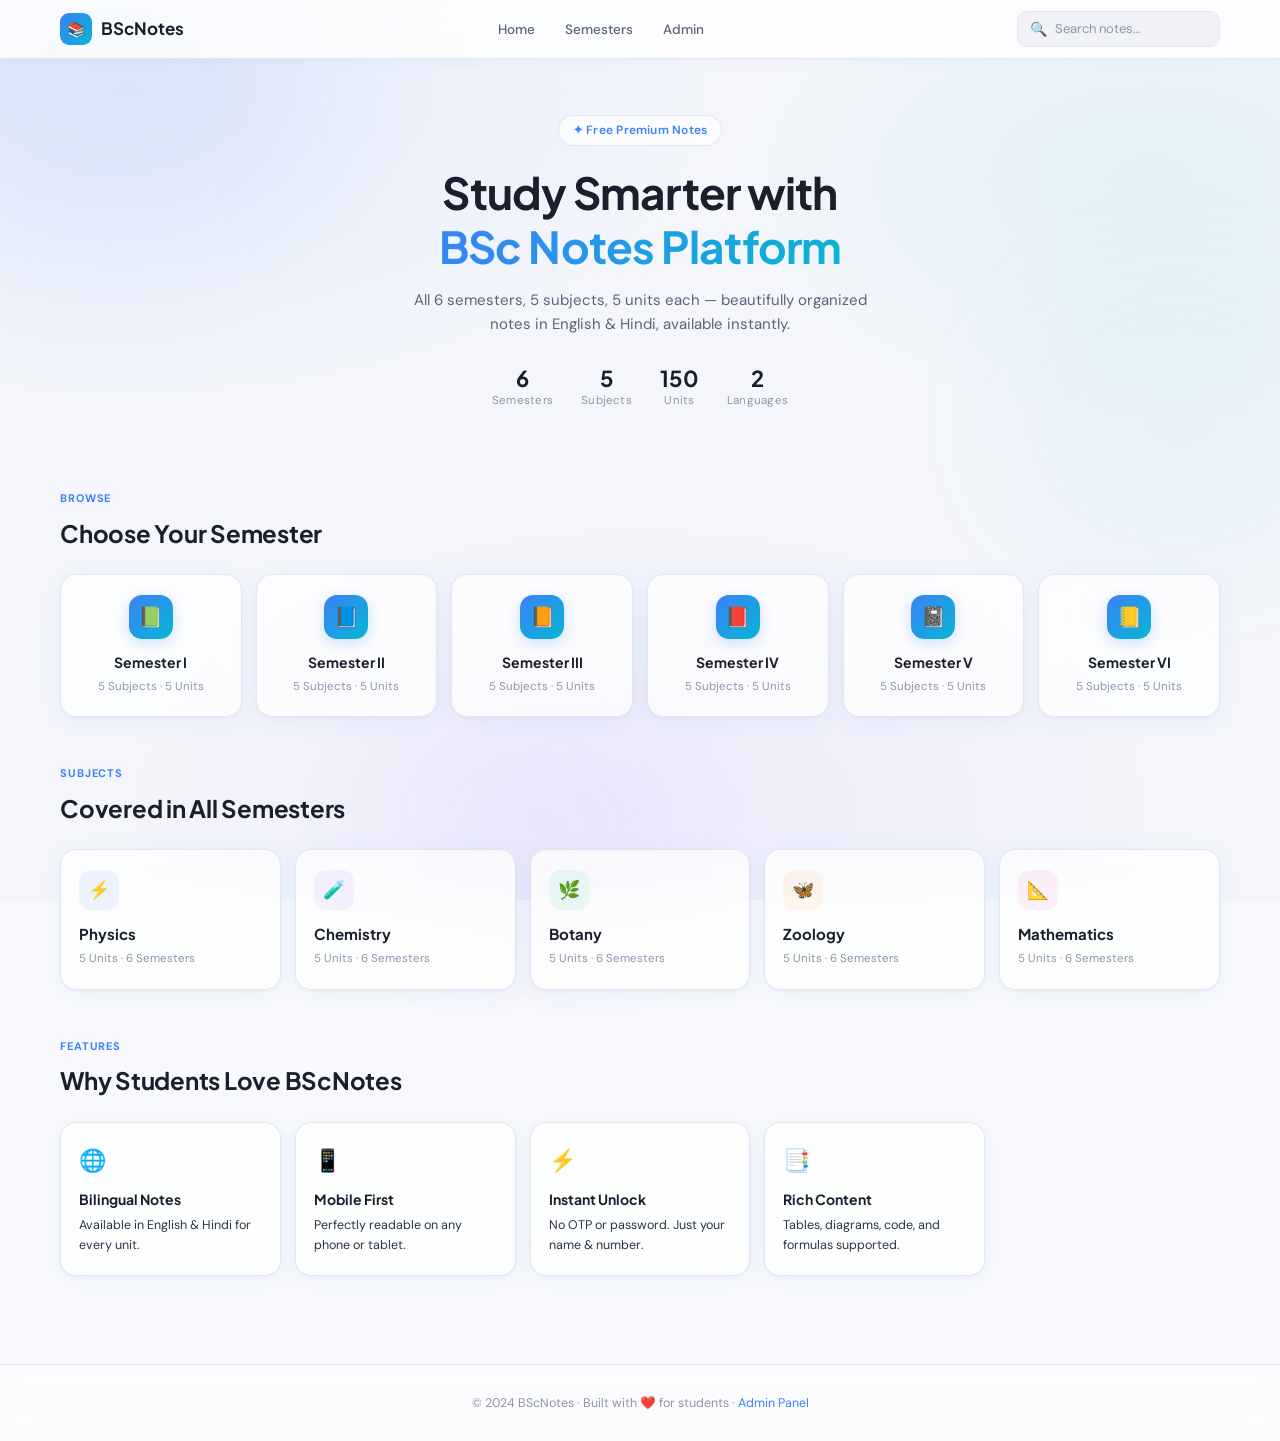
<file: index.html>
<!DOCTYPE html>
<html lang="en">
<head>
  <meta charset="UTF-8" />
  <meta name="viewport" content="width=device-width, initial-scale=1.0" />
  <title>BScNotes — Premium Study Platform</title>
  <meta name="description" content="Free premium BSc notes for all 6 semesters. Physics, Chemistry, Botany, Zoology, Mathematics. Light modern design." />
  <link rel="preconnect" href="https://fonts.googleapis.com" />
  <link rel="preconnect" href="https://fonts.gstatic.com" crossorigin />
  <link rel="stylesheet" href="css/style.css" />
</head>
<body data-page="home">

  <!-- Navbar -->
  <nav class="navbar">
    <div class="navbar-inner">
      <a href="index.html" class="nav-logo">
        <div class="nav-logo-icon">📚</div>
        BScNotes
      </a>
      <ul class="nav-links">
        <li><a href="index.html">Home</a></li>
        <li><a href="semester.html?sem=1">Semesters</a></li>
        <li><a href="admin.html">Admin</a></li>
      </ul>
      <div class="search-wrap">
        <div class="nav-search">
          <span class="nav-search-icon">🔍</span>
          <input type="text" id="nav-search-input" placeholder="Search notes…" autocomplete="off" />
        </div>
        <div id="search-results"></div>
      </div>
    </div>
  </nav>

  <!-- Hero -->
  <section class="hero">
    <div class="hero-badge">✦ Free Premium Notes</div>
    <h1>Study Smarter with<br/><span>BSc Notes Platform</span></h1>
    <p>All 6 semesters, 5 subjects, 5 units each — beautifully organized notes in English & Hindi, available instantly.</p>
    <div class="hero-stats">
      <div class="hero-stat"><div class="num">6</div><div class="label">Semesters</div></div>
      <div class="hero-stat"><div class="num">5</div><div class="label">Subjects</div></div>
      <div class="hero-stat"><div class="num">150</div><div class="label">Units</div></div>
      <div class="hero-stat"><div class="num">2</div><div class="label">Languages</div></div>
    </div>
  </section>

  <!-- Semesters -->
  <section class="section">
    <div class="section-header">
      <div class="section-label">Browse</div>
      <div class="section-title">Choose Your Semester</div>
    </div>
    <div class="sem-grid" id="sem-grid"></div>
  </section>

  <!-- Subjects Preview -->
  <section class="section">
    <div class="section-header">
      <div class="section-label">Subjects</div>
      <div class="section-title">Covered in All Semesters</div>
    </div>
    <div class="subject-grid" id="featured-subjects">
      <div class="subject-card glass-card">
        <div class="subject-icon bg-physics">⚡</div>
        <div class="subject-name">Physics</div>
        <div class="subject-meta">5 Units · 6 Semesters</div>
      </div>
      <div class="subject-card glass-card">
        <div class="subject-icon bg-chemistry">🧪</div>
        <div class="subject-name">Chemistry</div>
        <div class="subject-meta">5 Units · 6 Semesters</div>
      </div>
      <div class="subject-card glass-card">
        <div class="subject-icon bg-botany">🌿</div>
        <div class="subject-name">Botany</div>
        <div class="subject-meta">5 Units · 6 Semesters</div>
      </div>
      <div class="subject-card glass-card">
        <div class="subject-icon bg-zoology">🦋</div>
        <div class="subject-name">Zoology</div>
        <div class="subject-meta">5 Units · 6 Semesters</div>
      </div>
      <div class="subject-card glass-card">
        <div class="subject-icon bg-maths">📐</div>
        <div class="subject-name">Mathematics</div>
        <div class="subject-meta">5 Units · 6 Semesters</div>
      </div>
    </div>
  </section>

  <!-- Features -->
  <section class="section">
    <div class="section-header">
      <div class="section-label">Features</div>
      <div class="section-title">Why Students Love BScNotes</div>
    </div>
    <div class="subject-grid">
      <div class="glass-card" style="padding:20px 18px">
        <div style="font-size:22px;margin-bottom:10px">🌐</div>
        <div style="font-family:var(--font-main);font-size:14px;font-weight:700;color:var(--gray-900);margin-bottom:5px">Bilingual Notes</div>
        <div style="font-size:12.5px;color:var(--gray-500)">Available in English & Hindi for every unit.</div>
      </div>
      <div class="glass-card" style="padding:20px 18px">
        <div style="font-size:22px;margin-bottom:10px">📱</div>
        <div style="font-family:var(--font-main);font-size:14px;font-weight:700;color:var(--gray-900);margin-bottom:5px">Mobile First</div>
        <div style="font-size:12.5px;color:var(--gray-500)">Perfectly readable on any phone or tablet.</div>
      </div>
      <div class="glass-card" style="padding:20px 18px">
        <div style="font-size:22px;margin-bottom:10px">⚡</div>
        <div style="font-family:var(--font-main);font-size:14px;font-weight:700;color:var(--gray-900);margin-bottom:5px">Instant Unlock</div>
        <div style="font-size:12.5px;color:var(--gray-500)">No OTP or password. Just your name & number.</div>
      </div>
      <div class="glass-card" style="padding:20px 18px">
        <div style="font-size:22px;margin-bottom:10px">📑</div>
        <div style="font-family:var(--font-main);font-size:14px;font-weight:700;color:var(--gray-900);margin-bottom:5px">Rich Content</div>
        <div style="font-size:12.5px;color:var(--gray-500)">Tables, diagrams, code, and formulas supported.</div>
      </div>
    </div>
  </section>

  <!-- Footer -->
  <footer class="footer">
    <p>© 2024 BScNotes · Built with ❤️ for students · <a href="admin.html">Admin Panel</a></p>
  </footer>

  <div class="toast"></div>
  <script src="js/app.js"></script>
</body>
</html>
</file>
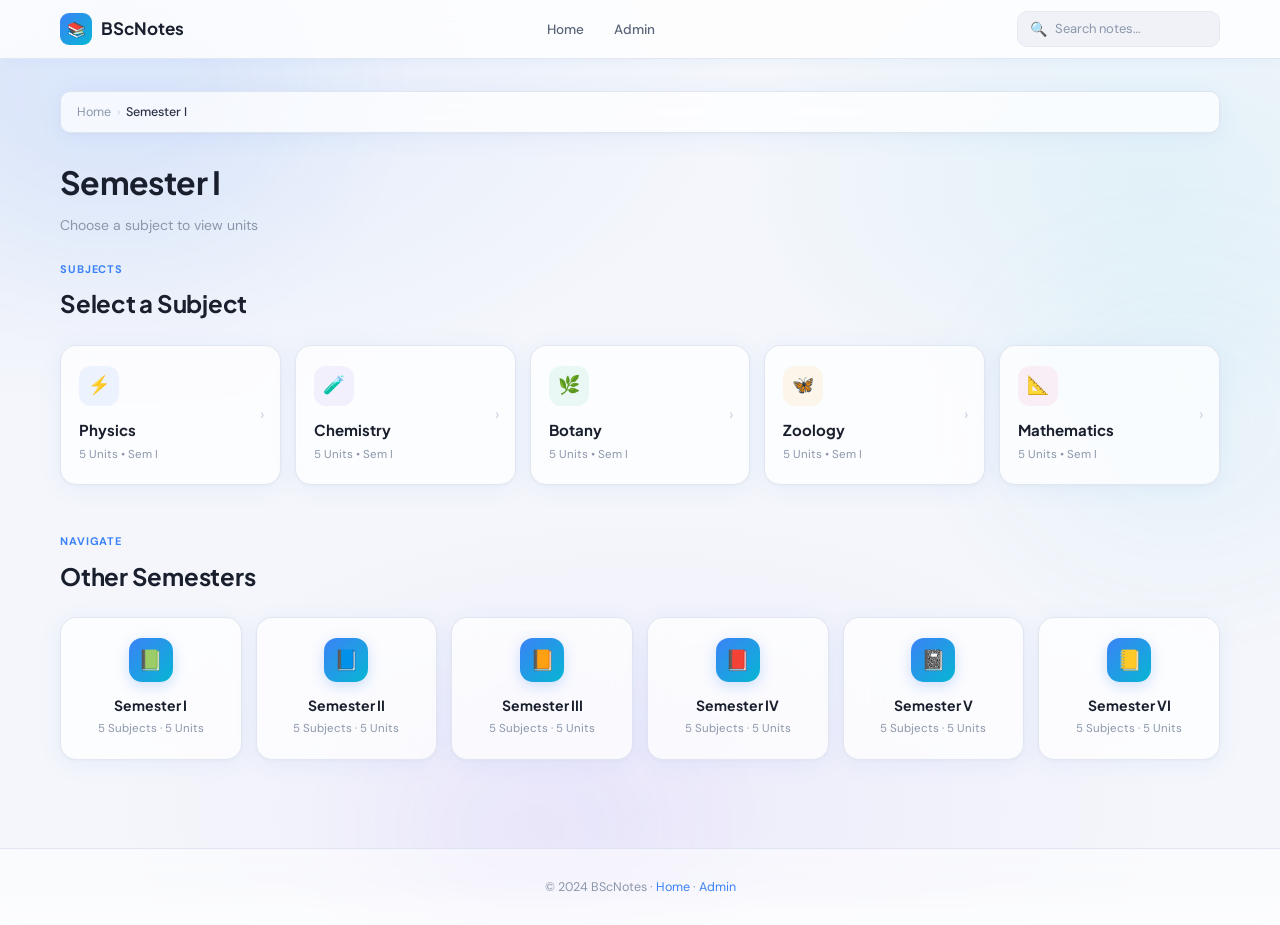
<file: semester.html>
<!DOCTYPE html>
<html lang="en">
<head>
  <meta charset="UTF-8" />
  <meta name="viewport" content="width=device-width, initial-scale=1.0" />
  <title>Semester | BScNotes</title>
  <meta name="description" content="Choose a subject for this semester." />
  <link rel="preconnect" href="https://fonts.googleapis.com" />
  <link rel="preconnect" href="https://fonts.gstatic.com" crossorigin />
  <link rel="stylesheet" href="css/style.css" />
</head>
<body data-page="semester">

  <!-- Navbar -->
  <nav class="navbar">
    <div class="navbar-inner">
      <a href="index.html" class="nav-logo">
        <div class="nav-logo-icon">📚</div>
        BScNotes
      </a>
      <ul class="nav-links">
        <li><a href="index.html">Home</a></li>
        <li><a href="admin.html">Admin</a></li>
      </ul>
      <div class="search-wrap">
        <div class="nav-search">
          <span class="nav-search-icon">🔍</span>
          <input type="text" id="nav-search-input" placeholder="Search notes…" autocomplete="off" />
        </div>
        <div id="search-results"></div>
      </div>
    </div>
  </nav>

  <!-- Page Header -->
  <div class="page-header">
    <div class="breadcrumb" id="breadcrumb"></div>
    <div class="page-title" id="page-title">Semester</div>
    <div class="page-subtitle">Choose a subject to view units</div>
  </div>

  <!-- Subjects -->
  <section class="section">
    <div class="section-header">
      <div class="section-label">Subjects</div>
      <div class="section-title">Select a Subject</div>
    </div>
    <div class="subject-grid" id="subject-grid"></div>
  </section>

  <!-- All Semesters Nav -->
  <section class="section">
    <div class="section-header">
      <div class="section-label">Navigate</div>
      <div class="section-title">Other Semesters</div>
    </div>
    <div class="sem-grid" id="sem-grid"></div>
  </section>

  <footer class="footer">
    <p>© 2024 BScNotes · <a href="index.html">Home</a> · <a href="admin.html">Admin</a></p>
  </footer>

  <div class="toast"></div>
  <script src="js/app.js"></script>
  <script>
    // Set page title from param
    const sem = parseInt(new URLSearchParams(location.search).get('sem')) || 1;
    const labels = ['I','II','III','IV','V','VI'];
    document.title = `Semester ${labels[sem-1]} | BScNotes`;
    document.querySelector('.page-title').textContent = `Semester ${labels[sem-1]}`;
  </script>
</body>
</html>
</file>
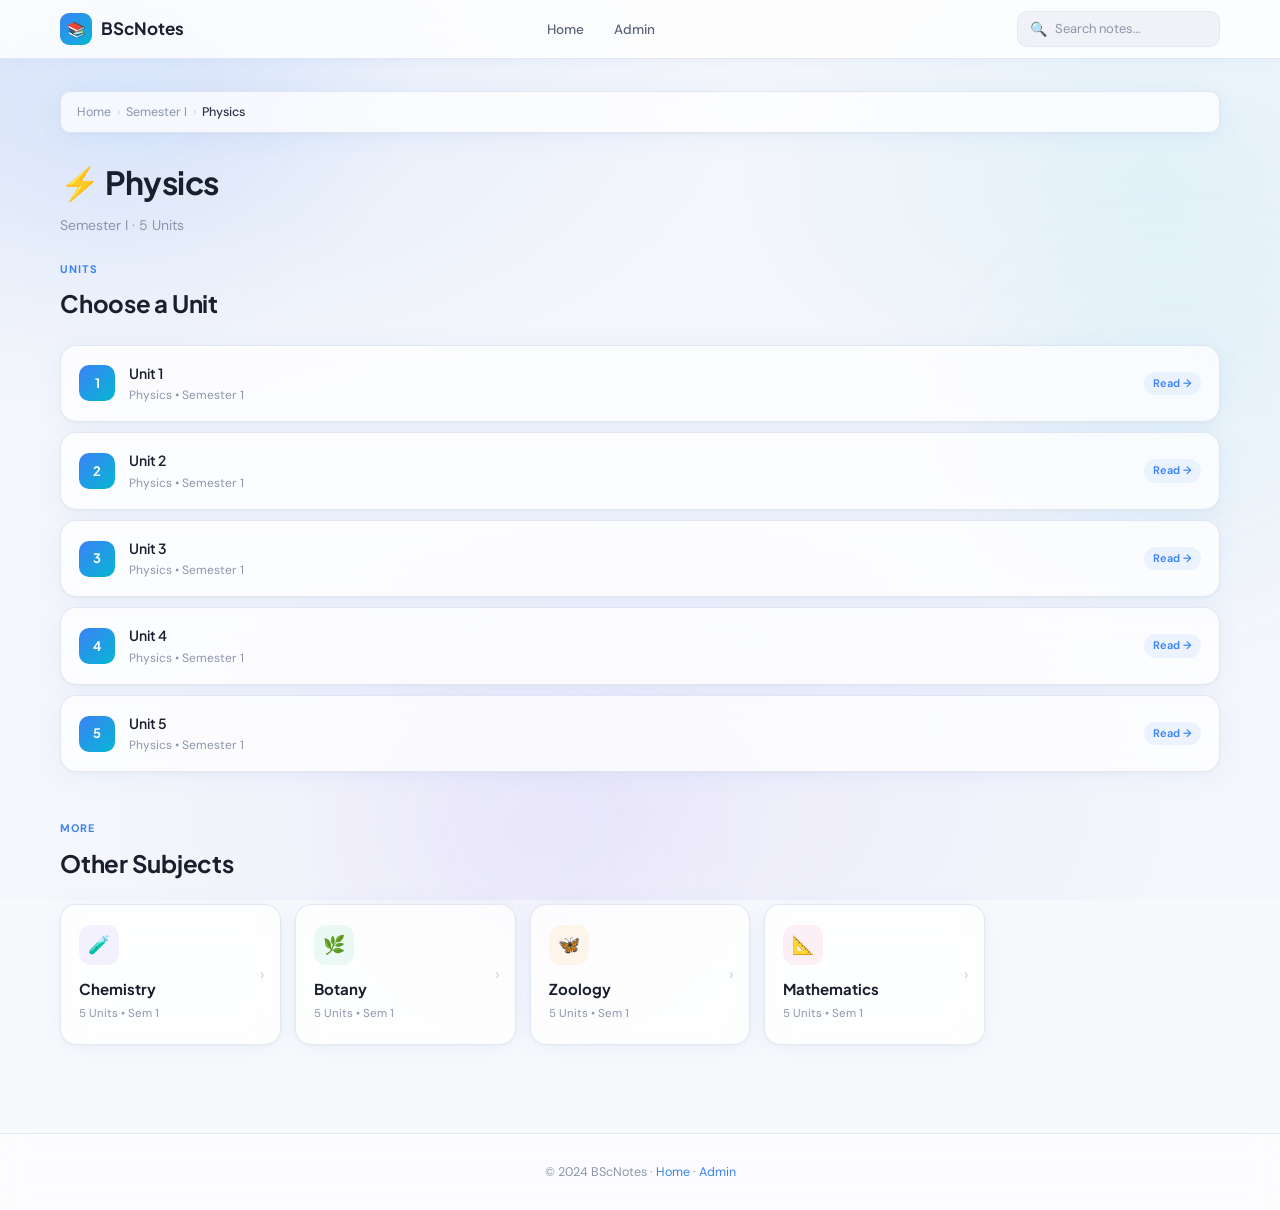
<file: subject.html>
<!DOCTYPE html>
<html lang="en">
<head>
  <meta charset="UTF-8" />
  <meta name="viewport" content="width=device-width, initial-scale=1.0" />
  <title>Subject | BScNotes</title>
  <meta name="description" content="Choose a unit to read notes." />
  <link rel="preconnect" href="https://fonts.googleapis.com" />
  <link rel="preconnect" href="https://fonts.gstatic.com" crossorigin />
  <link rel="stylesheet" href="css/style.css" />
</head>
<body data-page="subject">

  <!-- Navbar -->
  <nav class="navbar">
    <div class="navbar-inner">
      <a href="index.html" class="nav-logo">
        <div class="nav-logo-icon">📚</div>
        BScNotes
      </a>
      <ul class="nav-links">
        <li><a href="index.html">Home</a></li>
        <li><a href="admin.html">Admin</a></li>
      </ul>
      <div class="search-wrap">
        <div class="nav-search">
          <span class="nav-search-icon">🔍</span>
          <input type="text" id="nav-search-input" placeholder="Search notes…" autocomplete="off" />
        </div>
        <div id="search-results"></div>
      </div>
    </div>
  </nav>

  <!-- Page Header -->
  <div class="page-header">
    <div class="breadcrumb" id="breadcrumb"></div>
    <div class="page-title" id="page-title">Subject</div>
    <div class="page-subtitle" id="page-subtitle">Select a unit to read notes</div>
  </div>

  <!-- Units -->
  <section class="section">
    <div class="section-header">
      <div class="section-label">Units</div>
      <div class="section-title">Choose a Unit</div>
    </div>
    <div id="unit-list"></div>
  </section>

  <!-- Other Subjects -->
  <section class="section">
    <div class="section-header">
      <div class="section-label">More</div>
      <div class="section-title">Other Subjects</div>
    </div>
    <div class="subject-grid" id="other-subjects"></div>
  </section>

  <footer class="footer">
    <p>© 2024 BScNotes · <a href="index.html">Home</a> · <a href="admin.html">Admin</a></p>
  </footer>

  <div class="toast"></div>
  <script src="js/app.js"></script>
  <script>
    // Render other subjects after main app init
    document.addEventListener('DOMContentLoaded', () => {
      const sem = parseInt(new URLSearchParams(location.search).get('sem')) || 1;
      const subject = new URLSearchParams(location.search).get('subject') || 'physics';
      const subjects = ['physics','chemistry','botany','zoology','maths'];
      const labels = { physics:'Physics', chemistry:'Chemistry', botany:'Botany', zoology:'Zoology', maths:'Mathematics' };
      const emojis = { physics:'⚡', chemistry:'🧪', botany:'🌿', zoology:'🦋', maths:'📐' };
      const bgs = { physics:'bg-physics', chemistry:'bg-chemistry', botany:'bg-botany', zoology:'bg-zoology', maths:'bg-maths' };
      const container = document.getElementById('other-subjects');
      if (!container) return;
      subjects.filter(s => s !== subject).forEach(s => {
        const a = document.createElement('a');
        a.href = `subject.html?sem=${sem}&subject=${s}`;
        a.className = 'subject-card glass-card';
        a.innerHTML = `
          <div class="subject-icon ${bgs[s]}">${emojis[s]}</div>
          <div class="subject-name">${labels[s]}</div>
          <div class="subject-meta">5 Units &bull; Sem ${sem}</div>
          <div class="subject-arrow">›</div>
        `;
        container.appendChild(a);
      });
    });
  </script>
</body>
</html>
</file>
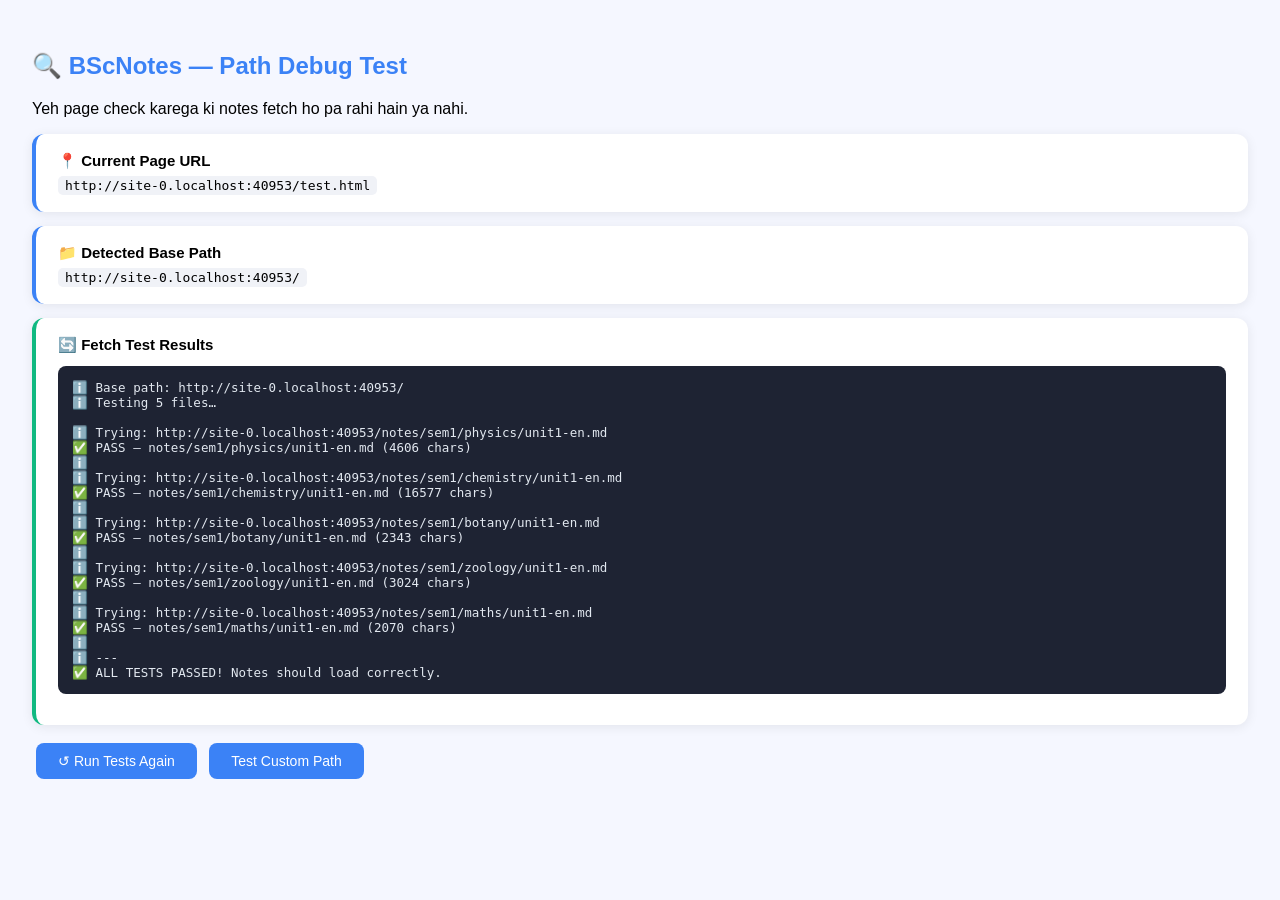
<file: test.html>
<!DOCTYPE html>
<html lang="en">
<head>
  <meta charset="UTF-8"/>
  <title>BScNotes — Path Debug Test</title>
  <style>
    body { font-family: sans-serif; padding: 24px; background: #f5f7ff; }
    h2 { color: #3b82f6; }
    .box { background: white; border-radius: 12px; padding: 18px 22px; margin: 14px 0;
           box-shadow: 0 2px 12px rgba(0,0,0,0.08); border-left: 4px solid #3b82f6; }
    .ok   { border-color: #10b981; }
    .fail { border-color: #ef4444; }
    .warn { border-color: #f59e0b; }
    code  { background: #f0f2f7; padding: 2px 7px; border-radius: 5px; font-size: 13px; }
    pre   { background: #1e2333; color: #e2e8f0; padding: 14px; border-radius: 8px;
            font-size: 12.5px; overflow-x: auto; white-space: pre-wrap; }
    .status { font-weight: 700; font-size: 15px; margin-bottom: 6px; }
    button  { background: #3b82f6; color: white; border: none; padding: 10px 22px;
              border-radius: 8px; font-size: 14px; cursor: pointer; margin: 4px; }
    button:hover { background: #2563eb; }
    #log { max-height: 340px; overflow-y: auto; }
  </style>
</head>
<body>

<h2>🔍 BScNotes — Path Debug Test</h2>
<p>Yeh page check karega ki notes fetch ho pa rahi hain ya nahi.</p>

<div class="box" id="box-url">
  <div class="status">📍 Current Page URL</div>
  <code id="show-url"></code>
</div>

<div class="box" id="box-base">
  <div class="status">📁 Detected Base Path</div>
  <code id="show-base"></code>
</div>

<div class="box" id="box-fetch">
  <div class="status">🔄 Fetch Test Results</div>
  <pre id="log">Running tests…</pre>
</div>

<div style="margin-top:12px">
  <button onclick="runTests()">↺ Run Tests Again</button>
  <button onclick="testCustom()">Test Custom Path</button>
</div>

<script>
const log = document.getElementById('log');

function addLog(msg, type='info') {
  const icons = { ok:'✅', fail:'❌', warn:'⚠️', info:'ℹ️' };
  log.textContent += (icons[type]||'') + ' ' + msg + '\n';
  log.scrollTop = log.scrollHeight;
}

// Show current URL
document.getElementById('show-url').textContent = window.location.href;

// Detect base path (same logic as notes.js)
function getBasePath() {
  const scripts = document.querySelectorAll('script[src]');
  for (const s of scripts) {
    if (s.src && s.src.includes('js/notes.js')) {
      return s.src.replace('js/notes.js', '');
    }
  }
  // Fallback for this test page (not loading notes.js)
  const loc = window.location.href;
  return loc.substring(0, loc.lastIndexOf('/') + 1);
}

const base = getBasePath();
document.getElementById('show-base').textContent = base;

// Files to test
const testFiles = [
  'notes/sem1/physics/unit1-en.md',
  'notes/sem1/chemistry/unit1-en.md',
  'notes/sem1/botany/unit1-en.md',
  'notes/sem1/zoology/unit1-en.md',
  'notes/sem1/maths/unit1-en.md',
];

async function fetchTest(url) {
  try {
    const res = await fetch(url, { cache: 'no-cache' });
    if (!res.ok) return { ok: false, status: res.status };
    const text = await res.text();
    return { ok: true, status: res.status, chars: text.length };
  } catch(e) {
    return { ok: false, error: e.message };
  }
}

async function runTests() {
  log.textContent = '';
  addLog('Base path: ' + base);
  addLog('Testing ' + testFiles.length + ' files…\n');

  let passed = 0;
  for (const f of testFiles) {
    const url = base + f;
    addLog('Trying: ' + url);
    const r = await fetchTest(url);
    if (r.ok) {
      addLog(`PASS — ${f} (${r.chars} chars)`, 'ok');
      passed++;
    } else {
      addLog(`FAIL — ${f} → HTTP ${r.status || r.error}`, 'fail');
    }
    addLog('');
  }

  addLog('---');
  if (passed === testFiles.length) {
    addLog('ALL TESTS PASSED! Notes should load correctly.', 'ok');
    document.getElementById('box-fetch').className = 'box ok';
  } else if (passed === 0) {
    addLog('ALL TESTS FAILED. Files not found on server.', 'fail');
    addLog('Fix: Make sure notes/ folder is uploaded to GitHub root.', 'warn');
    document.getElementById('box-fetch').className = 'box fail';
  } else {
    addLog(`${passed}/${testFiles.length} passed. Some files missing.`, 'warn');
    document.getElementById('box-fetch').className = 'box warn';
  }
}

async function testCustom() {
  const path = prompt('Enter file path to test:\nExample: notes/sem2/physics/unit1-en.md');
  if (!path) return;
  const url = base + path.trim();
  log.textContent = '';
  addLog('Testing: ' + url);
  const r = await fetchTest(url);
  if (r.ok) addLog(`PASS (${r.chars} chars)`, 'ok');
  else addLog(`FAIL → HTTP ${r.status || r.error}`, 'fail');
}

// Auto-run on load
runTests();
</script>
</body>
</html>
</file>
<file: css/style.css>
/* =============================================
   BSc Notes Platform - Main Stylesheet
   Light Glassmorphism Premium Design
   ============================================= */

@import url('https://fonts.googleapis.com/css2?family=Plus+Jakarta+Sans:wght@300;400;500;600;700&family=DM+Sans:wght@300;400;500;600&display=swap');

/* ---- CSS Variables ---- */
:root {
  --white: #ffffff;
  --off-white: #f8f9fc;
  --gray-50: #f0f2f7;
  --gray-100: #e4e8f0;
  --gray-200: #c8d0e0;
  --gray-400: #8b96aa;
  --gray-600: #5a6478;
  --gray-800: #2d3348;
  --gray-900: #1a1f2e;

  --cyan: #06b6d4;
  --cyan-light: #cffafe;
  --blue: #3b82f6;
  --blue-light: #dbeafe;
  --purple: #8b5cf6;
  --purple-light: #ede9fe;
  --indigo: #6366f1;

  --primary: #3b82f6;
  --primary-soft: rgba(59,130,246,0.08);
  --accent: #06b6d4;
  --accent-soft: rgba(6,182,212,0.08);

  --glass-bg: rgba(255,255,255,0.72);
  --glass-bg-hover: rgba(255,255,255,0.88);
  --glass-border: rgba(255,255,255,0.9);
  --glass-border-soft: rgba(200,210,230,0.5);
  --glass-shadow: 0 4px 24px rgba(59,130,246,0.07), 0 1px 4px rgba(0,0,0,0.04);
  --glass-shadow-hover: 0 8px 40px rgba(59,130,246,0.13), 0 2px 8px rgba(0,0,0,0.06);

  --radius-sm: 10px;
  --radius: 16px;
  --radius-lg: 22px;
  --radius-xl: 32px;

  --font-main: 'Plus Jakarta Sans', sans-serif;
  --font-body: 'DM Sans', sans-serif;

  --transition: all 0.22s cubic-bezier(0.4, 0, 0.2, 1);
}

/* ---- Reset ---- */
*, *::before, *::after { box-sizing: border-box; margin: 0; padding: 0; }

html { scroll-behavior: smooth; -webkit-text-size-adjust: 100%; }

body {
  font-family: var(--font-body);
  background: var(--off-white);
  color: var(--gray-800);
  min-height: 100vh;
  overflow-x: hidden;
  line-height: 1.6;
  font-size: 15px;
}

a { text-decoration: none; color: inherit; }
img { max-width: 100%; display: block; }
button { cursor: pointer; border: none; background: none; font-family: inherit; }
input, select, textarea { font-family: inherit; }

/* ---- Background ---- */
.bg-mesh {
  position: fixed;
  inset: 0;
  z-index: -2;
  background:
    radial-gradient(ellipse 80% 60% at 10% 10%, rgba(59,130,246,0.09) 0%, transparent 60%),
    radial-gradient(ellipse 60% 50% at 90% 20%, rgba(6,182,212,0.08) 0%, transparent 55%),
    radial-gradient(ellipse 70% 55% at 50% 90%, rgba(139,92,246,0.07) 0%, transparent 60%),
    #f4f6fb;
}

.blob {
  position: fixed;
  border-radius: 50%;
  filter: blur(70px);
  opacity: 0.45;
  z-index: -1;
  animation: blobFloat 12s ease-in-out infinite;
  pointer-events: none;
}
.blob-1 { width: 420px; height: 340px; background: rgba(59,130,246,0.13); top: -80px; left: -100px; animation-delay: 0s; }
.blob-2 { width: 360px; height: 300px; background: rgba(6,182,212,0.11); top: 30%; right: -80px; animation-delay: 4s; }
.blob-3 { width: 300px; height: 260px; background: rgba(139,92,246,0.10); bottom: -60px; left: 30%; animation-delay: 8s; }

@keyframes blobFloat {
  0%,100% { transform: translateY(0) scale(1); }
  50% { transform: translateY(-20px) scale(1.04); }
}

/* ---- Navbar ---- */
.navbar {
  position: sticky;
  top: 0;
  z-index: 100;
  background: rgba(255,255,255,0.80);
  backdrop-filter: blur(20px);
  -webkit-backdrop-filter: blur(20px);
  border-bottom: 1px solid var(--glass-border-soft);
  box-shadow: 0 1px 12px rgba(59,130,246,0.06);
}

.navbar-inner {
  max-width: 1200px;
  margin: 0 auto;
  padding: 0 20px;
  height: 58px;
  display: flex;
  align-items: center;
  justify-content: space-between;
  gap: 16px;
}

.nav-logo {
  display: flex;
  align-items: center;
  gap: 9px;
  font-family: var(--font-main);
  font-weight: 700;
  font-size: 17px;
  color: var(--gray-900);
  white-space: nowrap;
}

.nav-logo-icon {
  width: 32px; height: 32px;
  background: linear-gradient(135deg, var(--blue), var(--cyan));
  border-radius: 9px;
  display: flex; align-items: center; justify-content: center;
  color: white;
  font-size: 15px;
  flex-shrink: 0;
}

.nav-links {
  display: flex;
  align-items: center;
  gap: 4px;
  list-style: none;
}

.nav-links a {
  padding: 6px 13px;
  border-radius: 9px;
  font-size: 13.5px;
  font-weight: 500;
  color: var(--gray-600);
  transition: var(--transition);
}

.nav-links a:hover {
  background: var(--primary-soft);
  color: var(--primary);
}

.nav-search {
  display: flex;
  align-items: center;
  gap: 8px;
  background: var(--gray-50);
  border: 1px solid var(--gray-100);
  border-radius: 10px;
  padding: 6px 12px;
  min-width: 180px;
  transition: var(--transition);
}

.nav-search:focus-within {
  background: white;
  border-color: var(--blue);
  box-shadow: 0 0 0 3px rgba(59,130,246,0.10);
}

.nav-search input {
  border: none;
  background: none;
  outline: none;
  font-size: 13px;
  color: var(--gray-800);
  width: 100%;
}

.nav-search input::placeholder { color: var(--gray-400); }

.nav-search-icon { color: var(--gray-400); font-size: 14px; flex-shrink: 0; }

/* ---- Hero Section ---- */
.hero {
  max-width: 1200px;
  margin: 0 auto;
  padding: 56px 20px 40px;
  text-align: center;
}

.hero-badge {
  display: inline-flex;
  align-items: center;
  gap: 6px;
  background: var(--glass-bg);
  border: 1px solid var(--glass-border-soft);
  border-radius: 50px;
  padding: 5px 14px;
  font-size: 12px;
  font-weight: 600;
  color: var(--primary);
  margin-bottom: 20px;
  letter-spacing: 0.02em;
  backdrop-filter: blur(12px);
}

.hero h1 {
  font-family: var(--font-main);
  font-size: clamp(26px, 5vw, 44px);
  font-weight: 700;
  color: var(--gray-900);
  line-height: 1.22;
  margin-bottom: 14px;
  letter-spacing: -0.02em;
}

.hero h1 span {
  background: linear-gradient(135deg, var(--blue), var(--cyan));
  -webkit-background-clip: text;
  -webkit-text-fill-color: transparent;
  background-clip: text;
}

.hero p {
  font-size: 15px;
  color: var(--gray-600);
  max-width: 480px;
  margin: 0 auto 30px;
  line-height: 1.65;
}

.hero-stats {
  display: flex;
  justify-content: center;
  gap: 28px;
  flex-wrap: wrap;
  margin-bottom: 40px;
}

.hero-stat {
  text-align: center;
}

.hero-stat .num {
  font-family: var(--font-main);
  font-size: 22px;
  font-weight: 700;
  color: var(--gray-900);
  line-height: 1;
}

.hero-stat .label {
  font-size: 11.5px;
  color: var(--gray-400);
  margin-top: 3px;
  letter-spacing: 0.02em;
}

/* ---- Glass Card ---- */
.glass-card {
  background: var(--glass-bg);
  backdrop-filter: blur(16px);
  -webkit-backdrop-filter: blur(16px);
  border: 1px solid var(--glass-border-soft);
  border-radius: var(--radius);
  box-shadow: var(--glass-shadow);
  transition: var(--transition);
}

.glass-card:hover {
  background: var(--glass-bg-hover);
  box-shadow: var(--glass-shadow-hover);
  transform: translateY(-2px);
}

/* ---- Section ---- */
.section {
  max-width: 1200px;
  margin: 0 auto;
  padding: 0 20px 48px;
}

.section-header {
  margin-bottom: 22px;
}

.section-label {
  font-size: 11px;
  font-weight: 700;
  text-transform: uppercase;
  letter-spacing: 0.08em;
  color: var(--primary);
  margin-bottom: 6px;
}

.section-title {
  font-family: var(--font-main);
  font-size: clamp(18px, 3vw, 24px);
  font-weight: 700;
  color: var(--gray-900);
  letter-spacing: -0.01em;
}

/* ---- Semester Grid ---- */
.sem-grid {
  display: grid;
  grid-template-columns: repeat(auto-fill, minmax(160px, 1fr));
  gap: 14px;
}

.sem-card {
  padding: 20px 16px;
  text-align: center;
  cursor: pointer;
  position: relative;
  overflow: hidden;
  border-radius: var(--radius);
}

.sem-card::before {
  content: '';
  position: absolute;
  inset: 0;
  background: linear-gradient(135deg, var(--primary-soft), transparent);
  opacity: 0;
  transition: var(--transition);
  border-radius: var(--radius);
}

.sem-card:hover::before { opacity: 1; }

.sem-card-icon {
  width: 44px; height: 44px;
  background: linear-gradient(135deg, var(--blue), var(--cyan));
  border-radius: 13px;
  display: flex; align-items: center; justify-content: center;
  margin: 0 auto 12px;
  font-size: 20px;
  box-shadow: 0 4px 14px rgba(59,130,246,0.25);
  position: relative;
}

.sem-card-title {
  font-family: var(--font-main);
  font-size: 14px;
  font-weight: 700;
  color: var(--gray-900);
  margin-bottom: 4px;
}

.sem-card-sub {
  font-size: 11.5px;
  color: var(--gray-400);
}

/* ---- Subject Grid ---- */
.subject-grid {
  display: grid;
  grid-template-columns: repeat(auto-fill, minmax(200px, 1fr));
  gap: 14px;
}

.subject-card {
  padding: 20px 18px;
  cursor: pointer;
  border-radius: var(--radius);
  position: relative;
  overflow: hidden;
}

.subject-icon {
  width: 40px; height: 40px;
  border-radius: 12px;
  display: flex; align-items: center; justify-content: center;
  margin-bottom: 12px;
  font-size: 18px;
}

.subject-name {
  font-family: var(--font-main);
  font-size: 15px;
  font-weight: 700;
  color: var(--gray-900);
  margin-bottom: 4px;
}

.subject-meta {
  font-size: 11.5px;
  color: var(--gray-400);
}

.subject-arrow {
  position: absolute;
  right: 16px;
  top: 50%;
  transform: translateY(-50%);
  color: var(--gray-200);
  font-size: 16px;
  transition: var(--transition);
}

.subject-card:hover .subject-arrow {
  color: var(--primary);
  transform: translateY(-50%) translateX(2px);
}

/* ---- Unit List ---- */
.unit-list {
  display: flex;
  flex-direction: column;
  gap: 10px;
}

.unit-item {
  display: flex;
  align-items: center;
  gap: 14px;
  padding: 16px 18px;
  border-radius: var(--radius);
  cursor: pointer;
  transition: var(--transition);
  background: var(--glass-bg);
  backdrop-filter: blur(16px);
  border: 1px solid var(--glass-border-soft);
  box-shadow: var(--glass-shadow);
}

.unit-item:hover {
  background: var(--glass-bg-hover);
  box-shadow: var(--glass-shadow-hover);
  transform: translateX(4px);
}

.unit-num {
  width: 36px; height: 36px;
  background: linear-gradient(135deg, var(--blue), var(--cyan));
  border-radius: 10px;
  display: flex; align-items: center; justify-content: center;
  color: white;
  font-family: var(--font-main);
  font-weight: 700;
  font-size: 13px;
  flex-shrink: 0;
}

.unit-info { flex: 1; }

.unit-title {
  font-family: var(--font-main);
  font-size: 14px;
  font-weight: 600;
  color: var(--gray-900);
  margin-bottom: 2px;
}

.unit-desc {
  font-size: 12px;
  color: var(--gray-400);
}

.unit-badge {
  font-size: 11px;
  padding: 3px 9px;
  border-radius: 50px;
  background: var(--primary-soft);
  color: var(--primary);
  font-weight: 600;
}

/* ---- Breadcrumb ---- */
.breadcrumb {
  display: flex;
  align-items: center;
  gap: 6px;
  flex-wrap: wrap;
  font-size: 12.5px;
  color: var(--gray-400);
  margin-bottom: 24px;
  padding: 10px 16px;
  background: var(--glass-bg);
  backdrop-filter: blur(12px);
  border: 1px solid var(--glass-border-soft);
  border-radius: var(--radius-sm);
  box-shadow: var(--glass-shadow);
}

.breadcrumb a {
  color: var(--gray-400);
  transition: color 0.15s;
}

.breadcrumb a:hover { color: var(--primary); }

.breadcrumb span { color: var(--gray-200); }

.breadcrumb .current { color: var(--gray-800); font-weight: 500; }

/* ---- Page Header ---- */
.page-header {
  max-width: 1200px;
  margin: 0 auto;
  padding: 32px 20px 24px;
}

.page-title {
  font-family: var(--font-main);
  font-size: clamp(22px, 4vw, 32px);
  font-weight: 700;
  color: var(--gray-900);
  letter-spacing: -0.02em;
  margin-bottom: 6px;
}

.page-subtitle {
  font-size: 14px;
  color: var(--gray-400);
}

/* ---- Buttons ---- */
.btn {
  display: inline-flex;
  align-items: center;
  gap: 7px;
  padding: 9px 18px;
  border-radius: 10px;
  font-size: 13.5px;
  font-weight: 600;
  font-family: var(--font-main);
  transition: var(--transition);
  cursor: pointer;
  border: none;
  white-space: nowrap;
}

.btn-primary {
  background: linear-gradient(135deg, var(--blue), var(--cyan));
  color: white;
  box-shadow: 0 4px 14px rgba(59,130,246,0.3);
}

.btn-primary:hover {
  box-shadow: 0 6px 20px rgba(59,130,246,0.4);
  transform: translateY(-1px);
}

.btn-ghost {
  background: var(--gray-50);
  color: var(--gray-600);
  border: 1px solid var(--gray-100);
}

.btn-ghost:hover {
  background: white;
  border-color: var(--gray-200);
}

.btn-sm { padding: 6px 13px; font-size: 12px; }

/* ---- Footer ---- */
.footer {
  border-top: 1px solid var(--glass-border-soft);
  padding: 28px 20px;
  text-align: center;
  color: var(--gray-400);
  font-size: 12.5px;
  background: rgba(255,255,255,0.5);
  backdrop-filter: blur(12px);
  margin-top: 40px;
}

.footer a { color: var(--primary); }

/* ---- Search Results ---- */
#search-results {
  position: absolute;
  top: calc(100% + 8px);
  left: 0; right: 0;
  background: white;
  border: 1px solid var(--gray-100);
  border-radius: var(--radius);
  box-shadow: 0 8px 32px rgba(0,0,0,0.10);
  z-index: 200;
  max-height: 320px;
  overflow-y: auto;
  display: none;
}

.search-result-item {
  display: flex;
  align-items: center;
  gap: 10px;
  padding: 10px 14px;
  cursor: pointer;
  transition: background 0.15s;
  font-size: 13px;
}

.search-result-item:hover { background: var(--gray-50); }

.search-result-icon {
  width: 28px; height: 28px;
  background: var(--primary-soft);
  border-radius: 8px;
  display: flex; align-items: center; justify-content: center;
  color: var(--primary);
  font-size: 12px;
  flex-shrink: 0;
}

.search-wrap { position: relative; }

/* ---- Toast ---- */
.toast {
  position: fixed;
  bottom: 24px;
  right: 24px;
  background: var(--gray-900);
  color: white;
  padding: 12px 18px;
  border-radius: var(--radius);
  font-size: 13px;
  font-weight: 500;
  z-index: 9999;
  transform: translateY(80px);
  opacity: 0;
  transition: all 0.3s cubic-bezier(0.4, 0, 0.2, 1);
  box-shadow: 0 8px 24px rgba(0,0,0,0.18);
  max-width: 280px;
}

.toast.show { transform: translateY(0); opacity: 1; }

/* ---- Color Accents per Subject ---- */
.accent-physics { background: linear-gradient(135deg, #3b82f6, #06b6d4); }
.accent-chemistry { background: linear-gradient(135deg, #8b5cf6, #6366f1); }
.accent-botany { background: linear-gradient(135deg, #10b981, #06b6d4); }
.accent-zoology { background: linear-gradient(135deg, #f59e0b, #ef4444); }
.accent-maths { background: linear-gradient(135deg, #ec4899, #8b5cf6); }

.bg-physics { background: rgba(59,130,246,0.08); color: #3b82f6; }
.bg-chemistry { background: rgba(139,92,246,0.08); color: #8b5cf6; }
.bg-botany { background: rgba(16,185,129,0.08); color: #10b981; }
.bg-zoology { background: rgba(245,158,11,0.08); color: #f59e0b; }
.bg-maths { background: rgba(236,72,153,0.08); color: #ec4899; }

/* ---- Empty State ---- */
.empty-state {
  text-align: center;
  padding: 48px 24px;
  color: var(--gray-400);
}

.empty-icon { font-size: 36px; margin-bottom: 12px; }
.empty-title { font-size: 15px; font-weight: 600; color: var(--gray-600); margin-bottom: 6px; }
.empty-desc { font-size: 13px; }

/* ---- Responsive ---- */
@media (max-width: 768px) {
  .navbar-inner { padding: 0 14px; height: 52px; }
  .nav-links { display: none; }
  .nav-search { min-width: 130px; }
  .hero { padding: 36px 14px 28px; }
  .hero-stats { gap: 20px; }
  .section { padding: 0 14px 36px; }
  .sem-grid { grid-template-columns: repeat(3, 1fr); gap: 10px; }
  .subject-grid { grid-template-columns: repeat(2, 1fr); gap: 10px; }
  .sem-card { padding: 16px 12px; }
  .subject-card { padding: 16px 14px; }
  .page-header { padding: 24px 14px 18px; }
}

@media (max-width: 400px) {
  .sem-grid { grid-template-columns: repeat(2, 1fr); }
  .subject-grid { grid-template-columns: 1fr; }
  .hero-stats { gap: 14px; }
}
</file>
